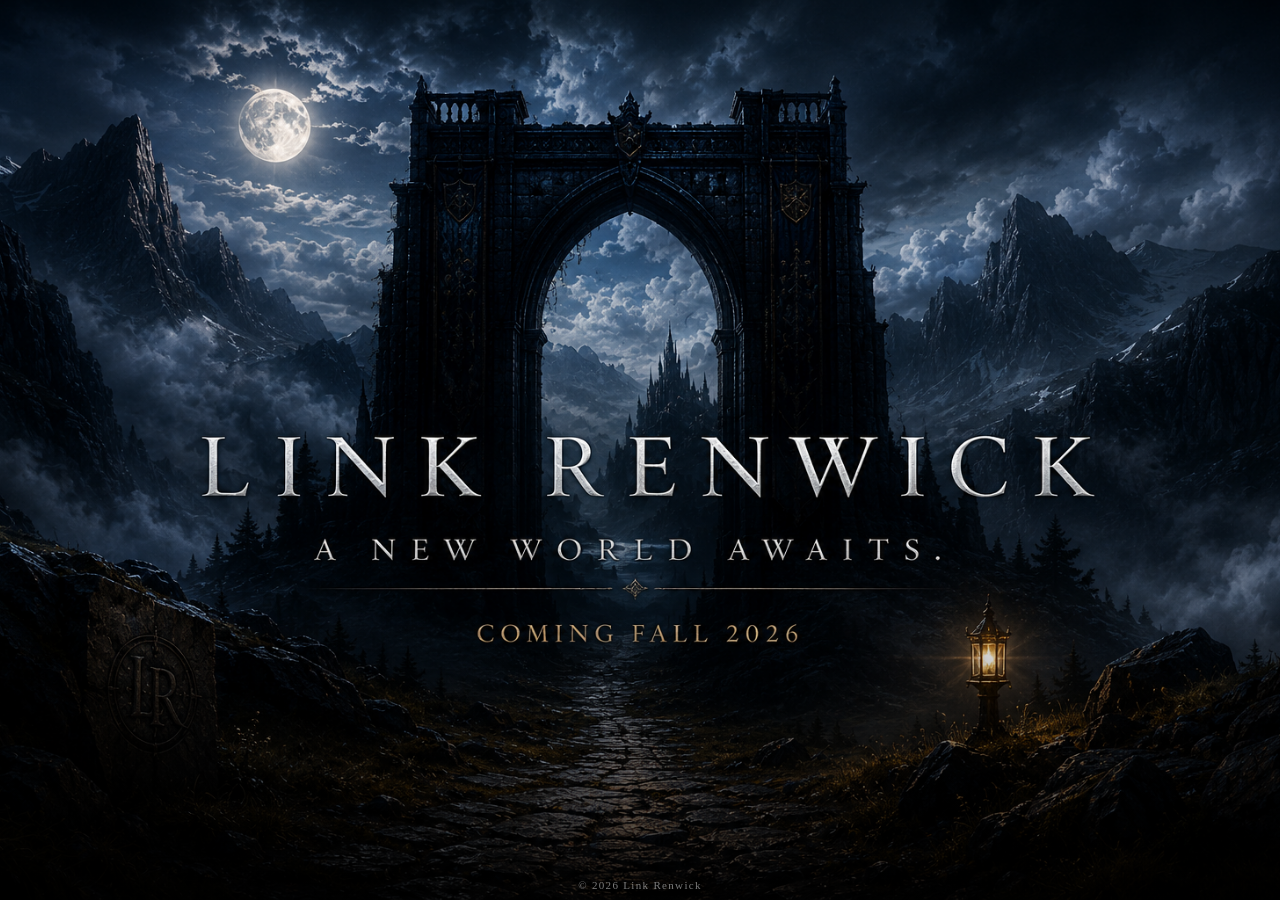
<file: index.html>
<!DOCTYPE html>
<html lang="en">
<head>
    <meta charset="UTF-8">

    <meta
        name="viewport"
        content="width=device-width, initial-scale=1, viewport-fit=cover"
    >

    <meta name="theme-color" content="#000000">

    <title>Link Renwick</title>

    <link rel="stylesheet" href="styles.css">

    <!-- MailerLite Universal -->
    <script>
        (function (w, d, e, u, f, l, n) {
            w[f] = w[f] || function () {
                (w[f].q = w[f].q || []).push(arguments);
            };

            l = d.createElement(e);
            l.async = 1;
            l.src = u;

            n = d.getElementsByTagName(e)[0];
            n.parentNode.insertBefore(l, n);
        })(
            window,
            document,
            "script",
            "https://assets.mailerlite.com/js/universal.js",
            "ml"
        );

        ml("account", "2517298");
    </script>
    <!-- End MailerLite Universal -->
</head>

<body>
    <main class="hero">
        <img
            class="hero-image"
            src="hero.jpg"
            alt="Link Renwick"
        >

        <div class="hero-overlay">
            <section
                class="signup"
                aria-label="Join the Link Renwick mailing list"
            >
                <div
                    class="ml-embedded"
                    data-form="XiiW4Z"
                ></div>
            </section>

            <div class="copyright">
                © 2026 Link Renwick
            </div>
        </div>
    </main>
</body>
</html>
</file>
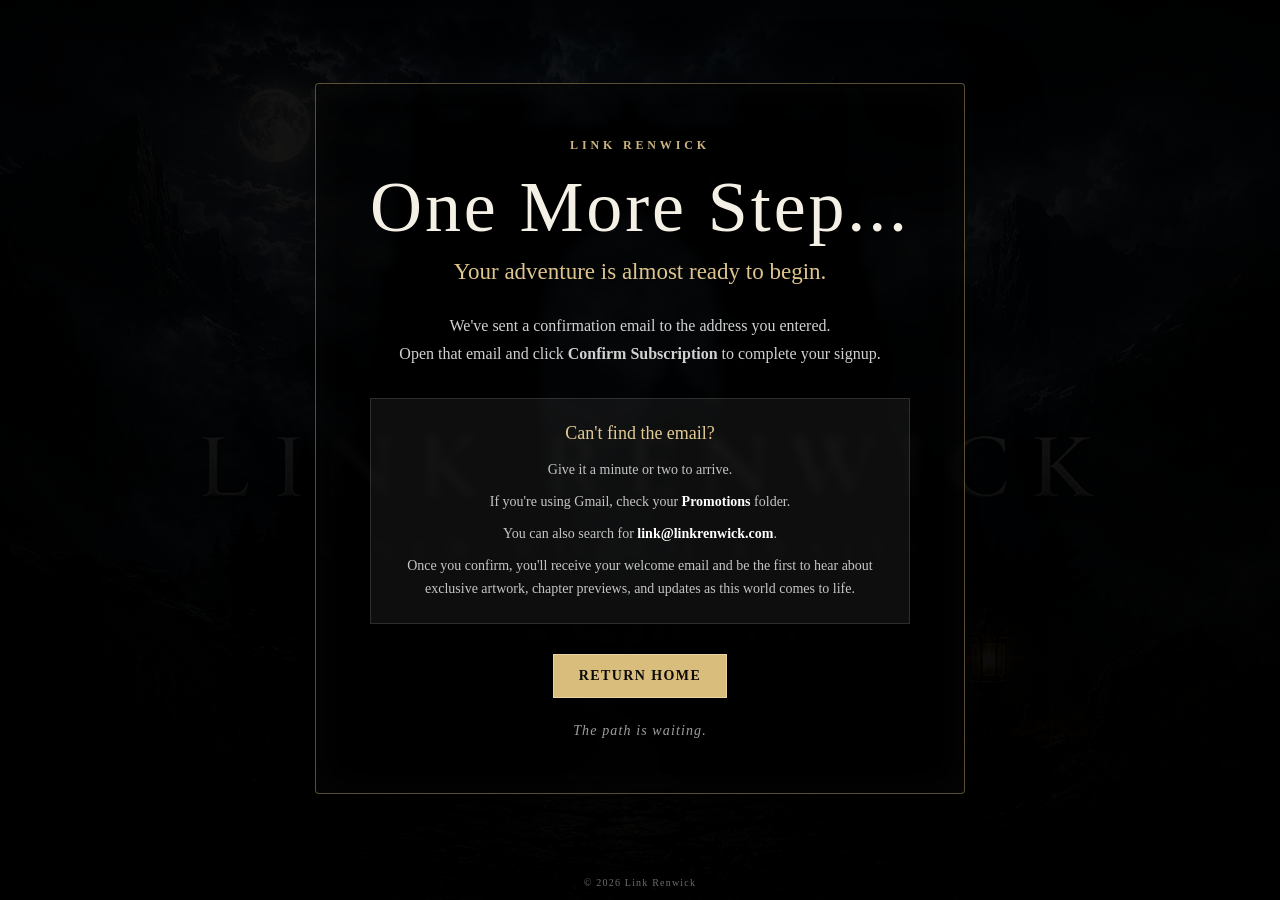
<file: check-email.html>
<!DOCTYPE html>
<html lang="en">
<head>
    <meta charset="UTF-8">

    <meta
        name="viewport"
        content="width=device-width, initial-scale=1, viewport-fit=cover"
    >

    <meta name="theme-color" content="#000000">

    <title>One More Step | Link Renwick</title>

    <link rel="stylesheet" href="styles.css">
</head>

<body class="thanks-page">

    <main class="thanks-hero">

        <img
            class="thanks-background"
            src="hero.jpg"
            alt=""
        >

        <div class="thanks-shade"></div>

        <section class="thanks-content">

            <p class="thanks-eyebrow">
                LINK RENWICK
            </p>

            <h1>
                One More Step...
            </h1>

            <p class="thanks-lead">
                Your adventure is almost ready to begin.
            </p>

            <p>
                We've sent a confirmation email to the address you entered.
            </p>

            <p>
                Open that email and click
                <strong>Confirm Subscription</strong>
                to complete your signup.
            </p>

            <div class="delivery-note">

                <h2>
                    Can't find the email?
                </h2>

                <p>
                    Give it a minute or two to arrive.
                </p>

                <p>
                    If you're using Gmail, check your
                    <strong>Promotions</strong>
                    folder.
                </p>

                <p>
                    You can also search for
                    <strong>link@linkrenwick.com</strong>.
                </p>

                <p>
                    Once you confirm, you'll receive your welcome email and be the first to hear about exclusive artwork, chapter previews, and updates as this world comes to life.
                </p>

            </div>

            <a
                class="thanks-button"
                href="/"
            >
                Return Home
            </a>

            <p class="thanks-closing">
                The path is waiting.
            </p>

        </section>

        <div class="thanks-copyright">
            © 2026 Link Renwick
        </div>

    </main>

</body>
</html>
</file>
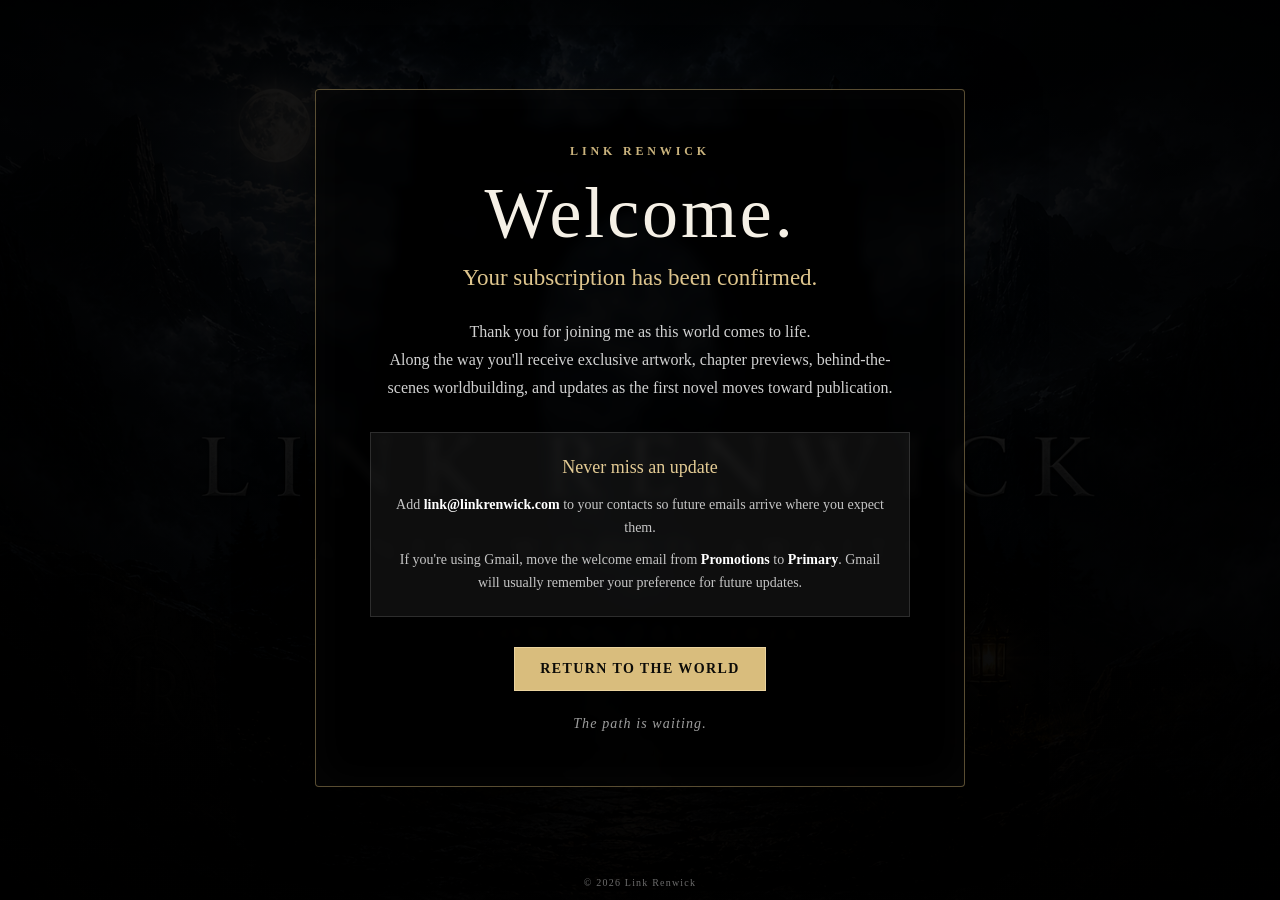
<file: thanks.html>
<!DOCTYPE html>
<html lang="en">
<head>
    <meta charset="UTF-8">

    <meta
        name="viewport"
        content="width=device-width, initial-scale=1, viewport-fit=cover"
    >

    <meta name="theme-color" content="#000000">

    <title>Welcome | Link Renwick</title>

    <link rel="stylesheet" href="styles.css">
</head>

<body class="thanks-page">

    <main class="thanks-hero">

        <img
            class="thanks-background"
            src="hero.jpg"
            alt=""
        >

        <div class="thanks-shade"></div>

        <section class="thanks-content">

            <p class="thanks-eyebrow">
                LINK RENWICK
            </p>

            <h1>
                Welcome.
            </h1>

            <p class="thanks-lead">
                Your subscription has been confirmed.
            </p>

            <p>
                Thank you for joining me as this world comes to life.
            </p>

            <p>
                Along the way you'll receive exclusive artwork,
                chapter previews, behind-the-scenes worldbuilding,
                and updates as the first novel moves toward publication.
            </p>

            <div class="delivery-note">

                <h2>
                    Never miss an update
                </h2>

                <p>
                    Add
                    <strong>link@linkrenwick.com</strong>
                    to your contacts so future emails arrive where you expect them.
                </p>

                <p>
                    If you're using Gmail, move the welcome email from
                    <strong>Promotions</strong> to
                    <strong>Primary</strong>.
                    Gmail will usually remember your preference for future updates.
                </p>

            </div>

            <a
                class="thanks-button"
                href="/"
            >
                Return to the World
            </a>

            <p class="thanks-closing">
                The path is waiting.
            </p>

        </section>

        <div class="thanks-copyright">
            © 2026 Link Renwick
        </div>

    </main>

</body>
</html>
</file>
<file: styles.css>
* {
    margin: 0;
    padding: 0;
    box-sizing: border-box;
}

html,
body {
    width: 100%;
    height: 100%;
    background: #000;
}

body {
    min-height: 100vh;
    min-height: 100svh;
    overflow: hidden;
}

/* Full-screen picture */
.hero {
    position: relative;
    width: 100vw;
    height: 100vh;
    height: 100svh;
    background: #000;
    overflow: hidden;
}

.hero-image {
    position: absolute;
    inset: 0;
    display: block;
    width: 100%;
    height: 100%;
    object-fit: cover;
    object-position: center;
}

/* Layer over the picture */
.hero-overlay {
    position: absolute;
    inset: 0;
    z-index: 2;
    pointer-events: none;
}

/* Dark fade behind the signup form */
.hero-overlay::before {
    content: "";
    position: absolute;
    left: 0;
    right: 0;
    bottom: 0;
    height: 34%;
    background: linear-gradient(
        to bottom,
        rgba(0, 0, 0, 0),
        rgba(0, 0, 0, 0.35) 40%,
        rgba(0, 0, 0, 0.82) 100%
    );
    pointer-events: none;
}

/* Signup centered over the bottom of the picture */
.signup {
    position: absolute !important;
    left: 50% !important;
    right: auto !important;
    top: auto !important;
    bottom: max(
        42px,
        calc(env(safe-area-inset-bottom) + 32px)
    ) !important;

    transform: translateX(-50%) !important;

    width: min(92vw, 440px) !important;
    max-width: 440px !important;

    margin: 0 !important;
    padding: 0 !important;

    z-index: 10;
    pointer-events: auto;
}

/*
   Force MailerLite's injected form to remain inside
   our centered signup container.
*/
.signup .ml-embedded,
.signup .ml-form-embedContainer,
.signup .ml-form-align-center,
.signup .ml-form-embedWrapper,
.signup .ml-form-embedBody {
    position: static !important;

    left: auto !important;
    right: auto !important;
    top: auto !important;
    bottom: auto !important;

    transform: none !important;

    width: 100% !important;
    max-width: 100% !important;

    margin-left: auto !important;
    margin-right: auto !important;
}

/* Prevent MailerLite from creating a floating side panel */
.signup [class*="ml-form"] {
    float: none !important;
}

.copyright {
    position: absolute;
    left: 50%;
    bottom: max(9px, env(safe-area-inset-bottom));
    transform: translateX(-50%);

    z-index: 11;

    color: rgba(255, 255, 255, 0.48);
    font-family: Georgia, "Times New Roman", serif;
    font-size: 11px;
    letter-spacing: 0.12em;
    white-space: nowrap;
    text-shadow: 0 1px 5px #000;

    pointer-events: none;
}

/* Phones held upright */
@media (orientation: portrait) {
    .hero-image {
        object-fit: contain;
        object-position: center;
    }

    .hero-overlay::before {
        height: 40%;
    }

    .signup {
        width: calc(100vw - 28px) !important;
        max-width: 400px !important;
        bottom: max(
            44px,
            calc(env(safe-area-inset-bottom) + 34px)
        ) !important;
    }
}

/* Small phones */
@media (max-width: 480px) {
    .signup {
        width: calc(100vw - 24px) !important;
    }

    .copyright {
        font-size: 9px;
    }
}

/* Short screens and landscape phones */
@media (max-height: 650px) {
    .signup {
        bottom: max(
            34px,
            calc(env(safe-area-inset-bottom) + 26px)
        ) !important;

        transform: translateX(-50%) scale(0.88) !important;
        transform-origin: bottom center;
    }

    .copyright {
        bottom: max(5px, env(safe-area-inset-bottom));
    }
}
/* =========================================
   Thank-you / confirmation page
   ========================================= */

.thanks-page {
    min-height: 100vh;
    min-height: 100svh;
    overflow-x: hidden;
    overflow-y: auto;
    background: #000;
}

.thanks-hero {
    position: relative;
    width: 100%;
    min-height: 100vh;
    min-height: 100svh;

    display: flex;
    align-items: center;
    justify-content: center;

    padding:
        max(40px, env(safe-area-inset-top))
        20px
        max(64px, calc(env(safe-area-inset-bottom) + 40px));

    overflow: hidden;
    background: #000;
}

.thanks-background {
    position: absolute;
    inset: 0;

    width: 100%;
    height: 100%;

    object-fit: cover;
    object-position: center;

    opacity: 0.55;
}

.thanks-shade {
    position: absolute;
    inset: 0;

    background:
        radial-gradient(
            circle at center,
            rgba(0, 0, 0, 0.25),
            rgba(0, 0, 0, 0.82) 75%
        ),
        linear-gradient(
            to bottom,
            rgba(0, 0, 0, 0.35),
            rgba(0, 0, 0, 0.82)
        );
}

.thanks-content {
    position: relative;
    z-index: 2;

    width: min(100%, 650px);
    padding: clamp(28px, 5vw, 54px);

    text-align: center;

    color: #f5f0e6;
    background: rgba(0, 0, 0, 0.68);

    border: 1px solid rgba(213, 184, 119, 0.42);
    border-radius: 4px;

    box-shadow:
        0 20px 70px rgba(0, 0, 0, 0.7),
        inset 0 0 40px rgba(255, 255, 255, 0.025);

    backdrop-filter: blur(5px);
    -webkit-backdrop-filter: blur(5px);

    font-family: Georgia, "Times New Roman", serif;
}

.thanks-eyebrow {
    margin-bottom: 18px;

    color: rgba(224, 198, 139, 0.9);

    font-size: 12px;
    font-weight: bold;
    letter-spacing: 0.32em;
}

.thanks-content h1 {
    margin-bottom: 12px;

    font-size: clamp(42px, 8vw, 72px);
    font-weight: normal;
    line-height: 1;
    letter-spacing: 0.04em;
}

.thanks-lead {
    margin-bottom: 24px;

    color: #dec58d;

    font-size: clamp(18px, 4vw, 23px);
    line-height: 1.45;
}

.thanks-content > p:not(.thanks-eyebrow):not(.thanks-lead):not(.thanks-closing) {
    max-width: 530px;
    margin: 0 auto;

    color: rgba(255, 255, 255, 0.82);

    font-size: 16px;
    line-height: 1.75;
}

.delivery-note {
    margin: 30px auto;
    padding: 22px;

    background: rgba(255, 255, 255, 0.055);
    border: 1px solid rgba(255, 255, 255, 0.13);
}

.delivery-note h2 {
    margin-bottom: 12px;

    color: #e3cb94;

    font-size: 18px;
    font-weight: normal;
    line-height: 1.4;
}

.delivery-note p {
    color: rgba(255, 255, 255, 0.76);

    font-size: 14px;
    line-height: 1.65;
}

.delivery-note p + p {
    margin-top: 9px;
}

.delivery-note strong {
    color: #fff;
}

.thanks-button {
    display: inline-block;

    padding: 13px 25px;

    color: #0c0b08;
    background: #d9bd7d;

    border: 1px solid #ead39e;

    font-family: Georgia, "Times New Roman", serif;
    font-size: 14px;
    font-weight: bold;
    letter-spacing: 0.1em;
    text-decoration: none;
    text-transform: uppercase;

    transition:
        transform 0.2s ease,
        background 0.2s ease;
}

.thanks-button:hover,
.thanks-button:focus-visible {
    background: #ecd49d;
    transform: translateY(-2px);
}

.thanks-closing {
    margin-top: 25px;

    color: rgba(255, 255, 255, 0.62);

    font-size: 14px;
    font-style: italic;
    letter-spacing: 0.08em;
}

.thanks-copyright {
    position: absolute;
    left: 50%;
    bottom: max(12px, env(safe-area-inset-bottom));
    z-index: 3;

    transform: translateX(-50%);

    color: rgba(255, 255, 255, 0.42);

    font-family: Georgia, "Times New Roman", serif;
    font-size: 10px;
    letter-spacing: 0.12em;
    white-space: nowrap;
}

@media (max-width: 520px) {
    .thanks-hero {
        align-items: flex-start;
        padding-top: max(24px, env(safe-area-inset-top));
    }

    .thanks-content {
        padding: 28px 20px;
    }

    .thanks-content h1 {
        font-size: 44px;
    }

    .delivery-note {
        padding: 18px 15px;
    }
}
</file>
